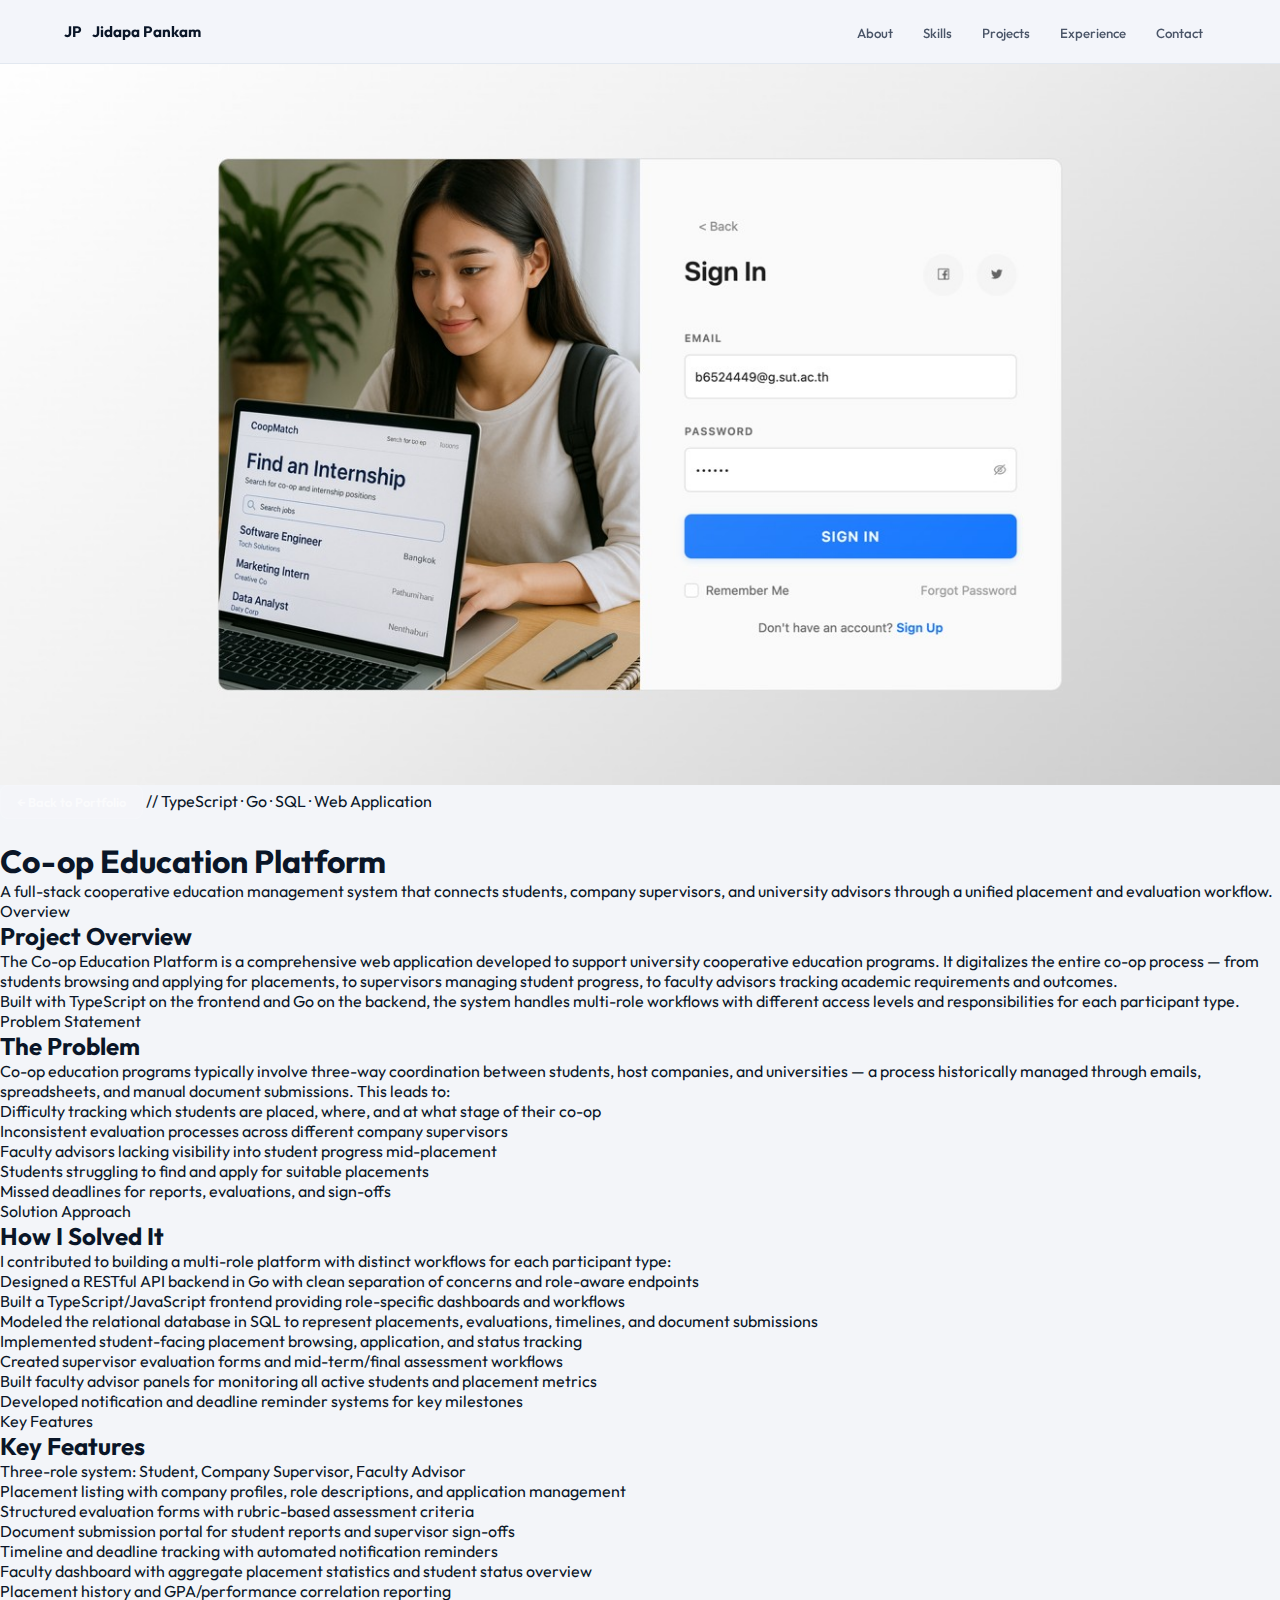
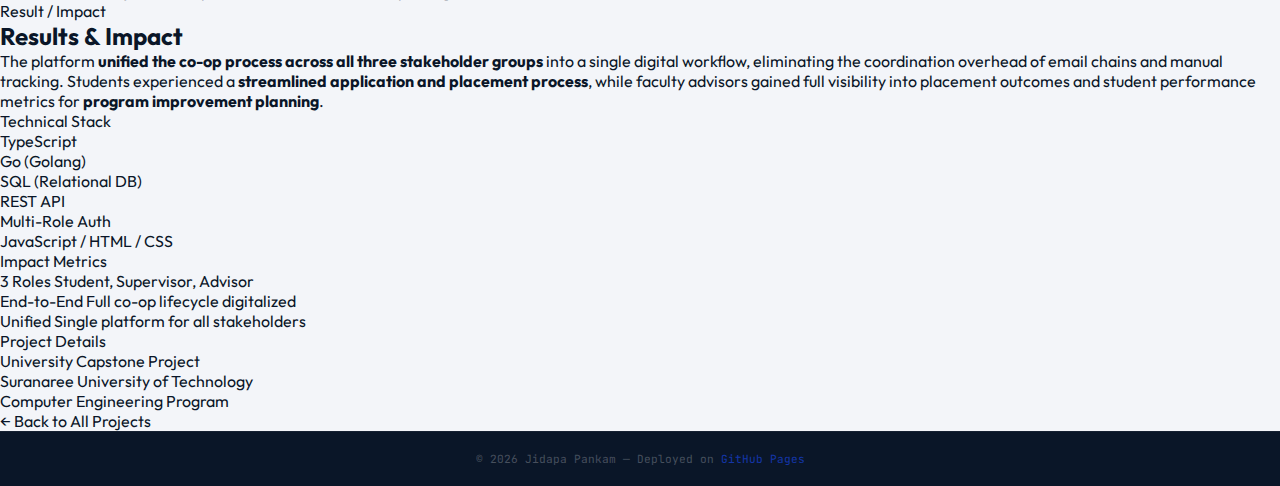
<file: project-coop-platform.html>
<!DOCTYPE html>
<html lang="en">
<head>
  <meta charset="UTF-8" />
  <meta name="viewport" content="width=device-width, initial-scale=1.0" />
  <title>Co-op Education Platform — Jidapa Pankam</title>
  <meta name="description" content="Cooperative education management platform connecting students, supervisors, and academic advisors." />
  <link rel="preconnect" href="https://fonts.googleapis.com" />
  <link rel="preconnect" href="https://fonts.gstatic.com" crossorigin />
  <link href="https://fonts.googleapis.com/css2?family=Outfit:wght@300;400;500;600;700;800&family=JetBrains+Mono:wght@300;400;500&display=swap" rel="stylesheet" />
  <link rel="stylesheet" href="style.css" />
</head>
<body>

  <!-- ═══════════════ HEADER ═══════════════ -->
  <header class="site-header">
    <a href="index.html" class="nav-logo">
      <div class="nav-logo-mark">JP</div>
      <span>Jidapa Pankam</span>
    </a>
    <nav>
      <ul class="nav-links">
        <li><a href="index.html#about">About</a></li>
        <li><a href="index.html#skills">Skills</a></li>
        <li><a href="index.html#projects">Projects</a></li>
        <li><a href="index.html#experience">Experience</a></li>
        <li><a href="index.html#contact">Contact</a></li>
      </ul>
    </nav>
  </header>

  <!-- ═══════════════ PROJECT HERO ═══════════════ -->
  <div class="project-hero">
    <div class="project-hero-bg">
      <img src="images/coop.jpg" alt="Co-op Platform"
           onerror="this.style.display='none';" />
      <div class="project-hero-placeholder"></div>
    </div>
    <div class="project-hero-content">
      <a href="index.html" class="back-btn">← Back to Portfolio</a>
      <span class="project-hero-tag">// TypeScript · Go · SQL · Web Application</span>
      <h1 class="project-hero-title">Co-op Education Platform</h1>
      <p class="project-hero-subtitle">
        A full-stack cooperative education management system that connects students,
        company supervisors, and university advisors through a unified placement and
        evaluation workflow.
      </p>
    </div>
  </div>

  <!-- ═══════════════ PROJECT CONTENT ═══════════════ -->
  <div class="project-content">
    <div class="project-layout">

      <!-- Main Content -->
      <main class="project-main">

        <div class="proj-section">
          <span class="proj-section-label">Overview</span>
          <h2 class="proj-section-title">Project Overview</h2>
          <p>
            The Co-op Education Platform is a comprehensive web application developed to support university cooperative education programs. It digitalizes the entire co-op process — from students browsing and applying for placements, to supervisors managing student progress, to faculty advisors tracking academic requirements and outcomes.
          </p>
          <p>
            Built with TypeScript on the frontend and Go on the backend, the system handles multi-role workflows with different access levels and responsibilities for each participant type.
          </p>
        </div>

        <div class="proj-section">
          <span class="proj-section-label">Problem Statement</span>
          <h2 class="proj-section-title">The Problem</h2>
          <p>
            Co-op education programs typically involve three-way coordination between students, host companies, and universities — a process historically managed through emails, spreadsheets, and manual document submissions. This leads to:
          </p>
          <ul class="proj-feature-list">
            <li>Difficulty tracking which students are placed, where, and at what stage of their co-op</li>
            <li>Inconsistent evaluation processes across different company supervisors</li>
            <li>Faculty advisors lacking visibility into student progress mid-placement</li>
            <li>Students struggling to find and apply for suitable placements</li>
            <li>Missed deadlines for reports, evaluations, and sign-offs</li>
          </ul>
        </div>

        <div class="proj-section">
          <span class="proj-section-label">Solution Approach</span>
          <h2 class="proj-section-title">How I Solved It</h2>
          <p>
            I contributed to building a multi-role platform with distinct workflows for each participant type:
          </p>
          <ul class="proj-feature-list">
            <li>Designed a RESTful API backend in Go with clean separation of concerns and role-aware endpoints</li>
            <li>Built a TypeScript/JavaScript frontend providing role-specific dashboards and workflows</li>
            <li>Modeled the relational database in SQL to represent placements, evaluations, timelines, and document submissions</li>
            <li>Implemented student-facing placement browsing, application, and status tracking</li>
            <li>Created supervisor evaluation forms and mid-term/final assessment workflows</li>
            <li>Built faculty advisor panels for monitoring all active students and placement metrics</li>
            <li>Developed notification and deadline reminder systems for key milestones</li>
          </ul>
        </div>

        <div class="proj-section">
          <span class="proj-section-label">Key Features</span>
          <h2 class="proj-section-title">Key Features</h2>
          <ul class="proj-feature-list">
            <li>Three-role system: Student, Company Supervisor, Faculty Advisor</li>
            <li>Placement listing with company profiles, role descriptions, and application management</li>
            <li>Structured evaluation forms with rubric-based assessment criteria</li>
            <li>Document submission portal for student reports and supervisor sign-offs</li>
            <li>Timeline and deadline tracking with automated notification reminders</li>
            <li>Faculty dashboard with aggregate placement statistics and student status overview</li>
            <li>Placement history and GPA/performance correlation reporting</li>
          </ul>
        </div>

        <div class="proj-section">
          <span class="proj-section-label">Result / Impact</span>
          <h2 class="proj-section-title">Results &amp; Impact</h2>
          <div class="result-highlight">
            <p>
              The platform <strong>unified the co-op process across all three stakeholder groups</strong> into a single digital workflow, eliminating the coordination overhead of email chains and manual tracking. Students experienced a <strong>streamlined application and placement process</strong>, while faculty advisors gained full visibility into placement outcomes and student performance metrics for <strong>program improvement planning</strong>.
            </p>
          </div>
        </div>

      </main>

      <!-- Sidebar -->
      <aside class="project-sidebar">

        <div class="sidebar-card">
          <div class="sidebar-card-title">Technical Stack</div>
          <ul class="tech-stack-list">
            <li>TypeScript</li>
            <li>Go (Golang)</li>
            <li>SQL (Relational DB)</li>
            <li>REST API</li>
            <li>Multi-Role Auth</li>
            <li>JavaScript / HTML / CSS</li>
          </ul>
        </div>

        <div class="sidebar-card">
          <div class="sidebar-card-title">Impact Metrics</div>
          <div class="impact-stat">
            <span class="impact-stat-value">3 Roles</span>
            <span class="impact-stat-label">Student, Supervisor, Advisor</span>
          </div>
          <div class="impact-stat">
            <span class="impact-stat-value">End-to-End</span>
            <span class="impact-stat-label">Full co-op lifecycle digitalized</span>
          </div>
          <div class="impact-stat">
            <span class="impact-stat-value">Unified</span>
            <span class="impact-stat-label">Single platform for all stakeholders</span>
          </div>
        </div>

        <div class="sidebar-card">
          <div class="sidebar-card-title">Project Details</div>
          <ul class="tech-stack-list">
            <li>University Capstone Project</li>
            <li>Suranaree University of Technology</li>
            <li>Computer Engineering Program</li>
          </ul>
        </div>

        <a href="index.html" class="sidebar-back-btn">← Back to All Projects</a>

      </aside>
    </div>
  </div>

  <!-- ═══════════════ FOOTER ═══════════════ -->
  <footer class="site-footer">
    <p class="footer-text">
      © 2026 Jidapa Pankam — Deployed on <span>GitHub Pages</span>
    </p>
  </footer>

</body>
</html>
</file>
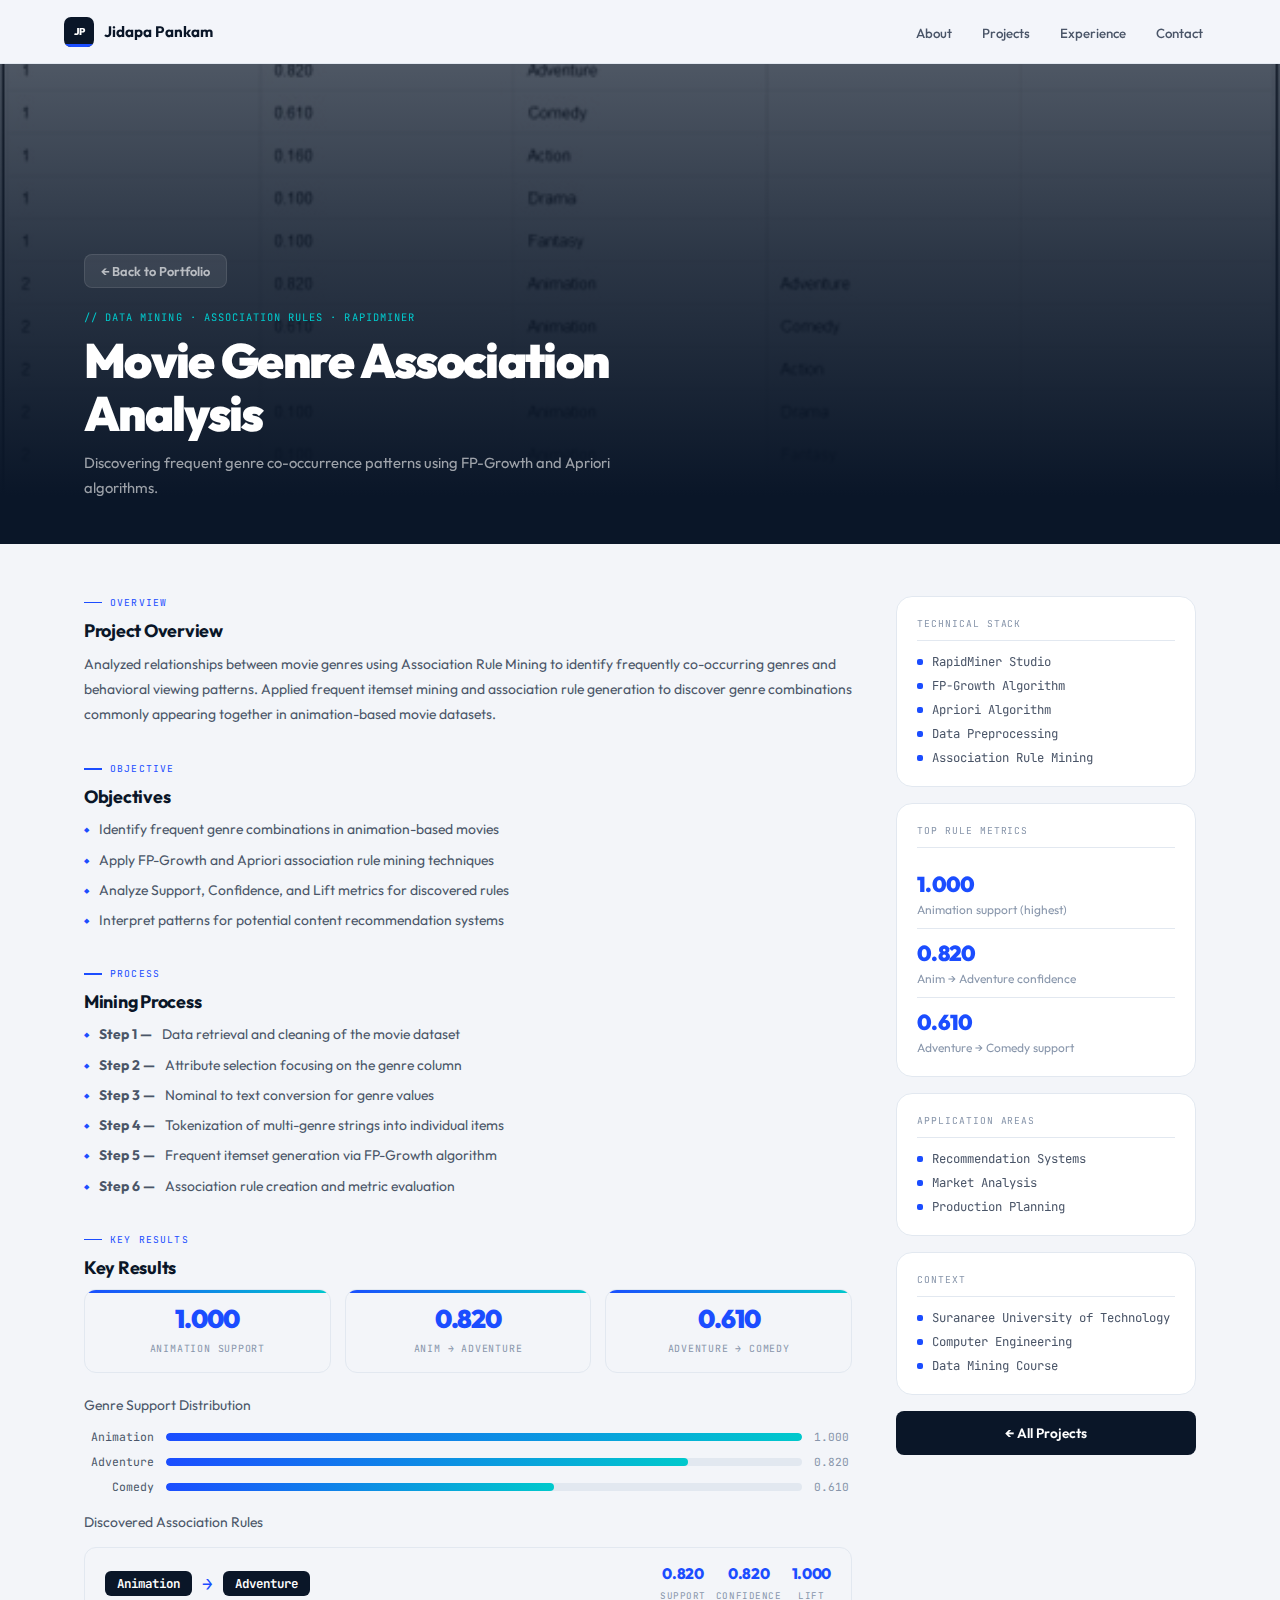
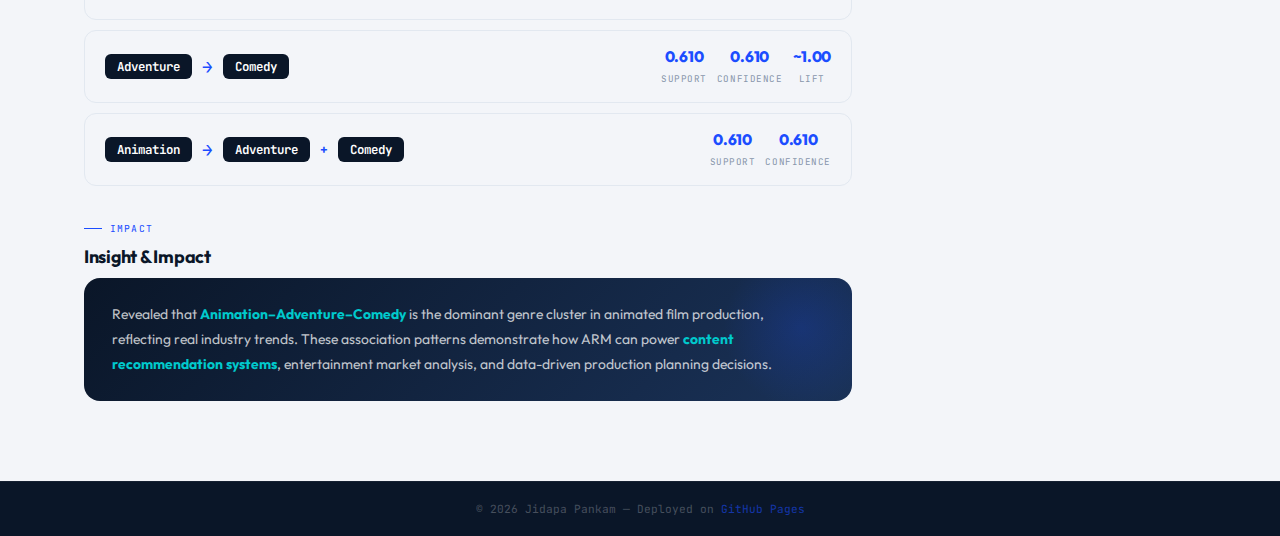
<file: project-data-mining.html>
<!DOCTYPE html>
<html lang="en">
<head>
  <meta charset="UTF-8" /><meta name="viewport" content="width=device-width, initial-scale=1.0" />
  <title>Movie Genre Association Analysis — Jidapa Pankam</title>
  <link rel="preconnect" href="https://fonts.googleapis.com" />
  <link rel="preconnect" href="https://fonts.gstatic.com" crossorigin />
  <link href="https://fonts.googleapis.com/css2?family=Outfit:wght@300;400;500;600;700;800;900&family=JetBrains+Mono:wght@400;500&display=swap" rel="stylesheet" />
  <link rel="stylesheet" href="style.css" />
</head>
<body>

<header class="site-header">
  <a href="index.html" class="nav-logo"><div class="nav-mark">JP</div>Jidapa Pankam</a>
  <nav><ul class="nav-links">
    <li><a href="index.html#about">About</a></li>
    <li><a href="index.html#projects">Projects</a></li>
    <li><a href="index.html#experience">Experience</a></li>
    <li><a href="index.html#contact">Contact</a></li>
  </ul></nav>
</header>

<!-- ═══ HERO IMAGE ═══ -->
<div class="proj-hero">
  <img class="proj-hero-img" src="images/datamining.jpg" alt="Movie Genre Association Analysis"
       onerror="this.style.display='none'; document.querySelector('.proj-hero-placeholder').style.display='block';" />
  <div class="proj-hero-placeholder" style="display:none;position:absolute;inset:0;"></div>
  <div class="proj-hero-content">
    <a href="index.html" class="back-btn">← Back to Portfolio</a>
    <span class="proj-eyebrow">// Data Mining · Association Rules · RapidMiner</span>
    <h1 class="proj-hero-title">Movie Genre Association Analysis</h1>
    <p class="proj-hero-sub">Discovering frequent genre co-occurrence patterns using FP-Growth and Apriori algorithms.</p>
  </div>
</div>

<!-- ═══ CONTENT ═══ -->
<div class="proj-content">
  <div class="proj-layout">
    <main class="proj-main">

      <!-- Overview -->
      <div class="info-block">
        <span class="info-label">Overview</span>
        <h2 class="info-heading">Project Overview</h2>
        <p class="info-text">Analyzed relationships between movie genres using Association Rule Mining to identify frequently co-occurring genres and behavioral viewing patterns. Applied frequent itemset mining and association rule generation to discover genre combinations commonly appearing together in animation-based movie datasets.</p>
      </div>

      <!-- Objective -->
      <div class="info-block">
        <span class="info-label">Objective</span>
        <h2 class="info-heading">Objectives</h2>
        <ul class="feat-list">
          <li>Identify frequent genre combinations in animation-based movies</li>
          <li>Apply FP-Growth and Apriori association rule mining techniques</li>
          <li>Analyze Support, Confidence, and Lift metrics for discovered rules</li>
          <li>Interpret patterns for potential content recommendation systems</li>
        </ul>
      </div>

      <!-- Process -->
      <div class="info-block">
        <span class="info-label">Process</span>
        <h2 class="info-heading">Mining Process</h2>
        <ul class="feat-list">
          <li><strong>Step 1 —</strong> Data retrieval and cleaning of the movie dataset</li>
          <li><strong>Step 2 —</strong> Attribute selection focusing on the genre column</li>
          <li><strong>Step 3 —</strong> Nominal to text conversion for genre values</li>
          <li><strong>Step 4 —</strong> Tokenization of multi-genre strings into individual items</li>
          <li><strong>Step 5 —</strong> Frequent itemset generation via FP-Growth algorithm</li>
          <li><strong>Step 6 —</strong> Association rule creation and metric evaluation</li>
        </ul>
      </div>

      <!-- Key Results — visual metrics -->
      <div class="info-block">
        <span class="info-label">Key Results</span>
        <h2 class="info-heading">Key Results</h2>

        <!-- Top-level metrics -->
        <div class="metrics-grid" style="margin-bottom:20px;">
          <div class="metric-card">
            <span class="metric-val">1.000</span>
            <span class="metric-label">Animation Support</span>
          </div>
          <div class="metric-card">
            <span class="metric-val">0.820</span>
            <span class="metric-label">Anim → Adventure</span>
          </div>
          <div class="metric-card">
            <span class="metric-val">0.610</span>
            <span class="metric-label">Adventure → Comedy</span>
          </div>
        </div>

        <!-- Genre support bars -->
        <p class="info-text" style="margin-bottom:12px;">Genre Support Distribution</p>
        <div class="bar-wrap">
          <div class="bar-row">
            <span class="bar-genre">Animation</span>
            <div class="bar-track"><div class="bar-fill" style="width:100%;"></div></div>
            <span class="bar-val">1.000</span>
          </div>
          <div class="bar-row">
            <span class="bar-genre">Adventure</span>
            <div class="bar-track"><div class="bar-fill" style="width:82%;"></div></div>
            <span class="bar-val">0.820</span>
          </div>
          <div class="bar-row">
            <span class="bar-genre">Comedy</span>
            <div class="bar-track"><div class="bar-fill" style="width:61%;"></div></div>
            <span class="bar-val">0.610</span>
          </div>
        </div>

        <!-- Association rules -->
        <p class="info-text" style="margin:16px 0 12px;">Discovered Association Rules</p>

        <div style="display:flex;flex-direction:column;gap:10px;">

          <div class="rule-card">
            <div class="rule-arrow-label">
              <span class="rule-genre">Animation</span>
              <span class="rule-sep">→</span>
              <span class="rule-genre">Adventure</span>
            </div>
            <div class="rule-metrics">
              <div class="rule-metric">
                <span class="rule-metric-val">0.820</span>
                <span class="rule-metric-label">Support</span>
              </div>
              <div class="rule-metric">
                <span class="rule-metric-val">0.820</span>
                <span class="rule-metric-label">Confidence</span>
              </div>
              <div class="rule-metric">
                <span class="rule-metric-val">1.000</span>
                <span class="rule-metric-label">Lift</span>
              </div>
            </div>
          </div>

          <div class="rule-card">
            <div class="rule-arrow-label">
              <span class="rule-genre">Adventure</span>
              <span class="rule-sep">→</span>
              <span class="rule-genre">Comedy</span>
            </div>
            <div class="rule-metrics">
              <div class="rule-metric">
                <span class="rule-metric-val">0.610</span>
                <span class="rule-metric-label">Support</span>
              </div>
              <div class="rule-metric">
                <span class="rule-metric-val">0.610</span>
                <span class="rule-metric-label">Confidence</span>
              </div>
              <div class="rule-metric">
                <span class="rule-metric-val">~1.00</span>
                <span class="rule-metric-label">Lift</span>
              </div>
            </div>
          </div>

          <div class="rule-card">
            <div class="rule-arrow-label">
              <span class="rule-genre">Animation</span>
              <span class="rule-sep">→</span>
              <span class="rule-genre">Adventure</span>
              <span class="rule-sep" style="font-size:.8rem;">+</span>
              <span class="rule-genre">Comedy</span>
            </div>
            <div class="rule-metrics">
              <div class="rule-metric">
                <span class="rule-metric-val">0.610</span>
                <span class="rule-metric-label">Support</span>
              </div>
              <div class="rule-metric">
                <span class="rule-metric-val">0.610</span>
                <span class="rule-metric-label">Confidence</span>
              </div>
            </div>
          </div>

        </div>
      </div>

      <!-- Impact -->
      <div class="info-block">
        <span class="info-label">Impact</span>
        <h2 class="info-heading">Insight &amp; Impact</h2>
        <div class="result-box">
          <p>Revealed that <strong>Animation–Adventure–Comedy</strong> is the dominant genre cluster in animated film production, reflecting real industry trends. These association patterns demonstrate how ARM can power <strong>content recommendation systems</strong>, entertainment market analysis, and data-driven production planning decisions.</p>
        </div>
      </div>

    </main>

    <!-- ═══ SIDEBAR ═══ -->
    <aside class="proj-sidebar">

      <div class="side-card">
        <div class="side-card-title">Technical Stack</div>
        <ul class="stack-list">
          <li>RapidMiner Studio</li>
          <li>FP-Growth Algorithm</li>
          <li>Apriori Algorithm</li>
          <li>Data Preprocessing</li>
          <li>Association Rule Mining</li>
        </ul>
      </div>

      <div class="side-card">
        <div class="side-card-title">Top Rule Metrics</div>
        <div class="stat-item">
          <span class="stat-val">1.000</span>
          <span class="stat-lbl">Animation support (highest)</span>
        </div>
        <div class="stat-item">
          <span class="stat-val">0.820</span>
          <span class="stat-lbl">Anim → Adventure confidence</span>
        </div>
        <div class="stat-item">
          <span class="stat-val">0.610</span>
          <span class="stat-lbl">Adventure → Comedy support</span>
        </div>
      </div>

      <div class="side-card">
        <div class="side-card-title">Application Areas</div>
        <ul class="stack-list">
          <li>Recommendation Systems</li>
          <li>Market Analysis</li>
          <li>Production Planning</li>
        </ul>
      </div>

      <div class="side-card">
        <div class="side-card-title">Context</div>
        <ul class="stack-list">
          <li>Suranaree University of Technology</li>
          <li>Computer Engineering</li>
          <li>Data Mining Course</li>
        </ul>
      </div>

      <a href="index.html" class="sidebar-back">← All Projects</a>

    </aside>
  </div>
</div>

<footer class="site-footer">
  <p class="footer-text">© 2026 Jidapa Pankam — Deployed on <span>GitHub Pages</span></p>
</footer>
</body>
</html>
</file>
<file: style.css>
@import url('https://fonts.googleapis.com/css2?family=Outfit:wght@300;400;500;600;700;800;900&family=JetBrains+Mono:wght@400;500&display=swap');

:root {
  --navy: #0a1628;
  --navy-mid: #0f1e38;
  --accent: #1b4dff;
  --accent-glow: rgba(27,77,255,0.15);
  --teal: #00c9cc;
  --bg: #f3f5f9;
  --card-bg: #ffffff;
  --text: #0a1628;
  --text-2: #4a5568;
  --text-3: #8896ab;
  --border: #e2e8f0;
  --shadow-card: 0 4px 24px rgba(10,22,40,0.08);
  --shadow-hover: 0 20px 60px rgba(10,22,40,0.18);
  --shadow-accent: 0 8px 32px rgba(27,77,255,0.25);
  --r: 16px;
  --r-sm: 8px;
  --t: 0.3s cubic-bezier(0.4,0,0.2,1);
  --f: 'Outfit', sans-serif;
  --fm: 'JetBrains Mono', monospace;
}

*,*::before,*::after { box-sizing: border-box; margin: 0; padding: 0; }
html { scroll-behavior: smooth; }
body { font-family: var(--f); background: var(--bg); color: var(--text); -webkit-font-smoothing: antialiased; overflow-x: hidden; }
a { text-decoration: none; color: inherit; }
img { display: block; max-width: 100%; }

::-webkit-scrollbar { width: 5px; }
::-webkit-scrollbar-track { background: var(--bg); }
::-webkit-scrollbar-thumb { background: #c5cfe0; border-radius: 3px; }

/* ═══════════════ HEADER ═══════════════ */
.site-header {
  position: sticky; top: 0; z-index: 100;
  height: 64px;
  background: rgba(243,245,249,0.88);
  backdrop-filter: blur(20px);
  border-bottom: 1px solid var(--border);
  padding: 0 clamp(20px,5vw,64px);
  display: flex; align-items: center; justify-content: space-between;
}
.nav-logo { display: flex; align-items: center; gap: 10px; font-weight: 700; font-size: .95rem; color: var(--navy); }
.nav-mark {
  width: 30px; height: 30px; background: var(--navy); border-radius: 7px;
  display: flex; align-items: center; justify-content: center;
  font-size: .62rem; font-weight: 800; color: #fff; position: relative; overflow: hidden;
}
.nav-mark::after { content: ''; position: absolute; bottom: 0; left: 0; right: 0; height: 3px; background: var(--accent); }
.nav-links { display: flex; gap: 4px; list-style: none; }
.nav-links a { font-size: .83rem; font-weight: 500; color: var(--text-2); padding: 6px 13px; border-radius: var(--r-sm); transition: all var(--t); }
.nav-links a:hover { color: var(--accent); background: var(--accent-glow); }

/* ═══════════════ HERO — split visual ═══════════════ */
.hero {
  min-height: calc(100vh - 64px);
  display: grid;
  grid-template-columns: 1fr 1fr;
  overflow: hidden;
}
.hero-left {
  padding: clamp(40px,7vh,100px) clamp(24px,6vw,80px);
  display: flex; flex-direction: column; justify-content: center;
}
.hero-right {
  position: relative;
  background: var(--navy-mid);
  overflow: hidden;
  min-height: 400px;
}
.hero-right-inner {
  width: 100%; height: 100%;
  background: linear-gradient(135deg,var(--navy) 0%,#1a3258 50%,rgba(27,77,255,.15) 100%);
  display: flex; align-items: center; justify-content: center;
  position: relative;
}
.hero-right-inner::before {
  content: ''; position: absolute; inset: 0;
  background-image: linear-gradient(rgba(27,77,255,.07) 1px,transparent 1px),
                    linear-gradient(90deg,rgba(27,77,255,.07) 1px,transparent 1px);
  background-size: 52px 52px;
}
.hero-visual-block {
  position: relative; z-index: 1;
  display: flex; flex-direction: column; align-items: center; gap: 20px;
  padding: 48px;
}
.hero-avatar {
  width: 160px; height: 160px;
  border-radius: 20px;
  background: linear-gradient(135deg,var(--accent) 0%,#0a1628 100%);
  display: flex; align-items: center; justify-content: center;
  font-size: 3.5rem; font-weight: 900; color: rgba(255,255,255,.9);
  letter-spacing: -.05em;
  box-shadow: 0 0 60px rgba(27,77,255,.35);
  border: 2px solid rgba(255,255,255,.1);
}
.hero-stats {
  display: grid; grid-template-columns: 1fr 1fr; gap: 10px;
  width: 100%; max-width: 260px;
}
.hero-stat {
  background: rgba(255,255,255,.05);
  border: 1px solid rgba(255,255,255,.08);
  border-radius: 12px; padding: 14px 14px; text-align: center;
}
.hero-stat-val { font-size: 1.35rem; font-weight: 800; color: #fff; letter-spacing: -.03em; display: block; }
.hero-stat-label { font-family: var(--fm); font-size: .58rem; color: rgba(255,255,255,.4); letter-spacing: .08em; text-transform: uppercase; margin-top: 2px; display: block; }

.hero-badge {
  display: inline-flex; align-items: center; gap: 8px;
  font-family: var(--fm); font-size: .68rem; color: var(--accent);
  background: var(--accent-glow); border: 1px solid rgba(27,77,255,.2);
  padding: 5px 13px; border-radius: 100px; margin-bottom: 22px;
  letter-spacing: .06em; text-transform: uppercase;
}
.hero-badge-dot { width: 6px; height: 6px; background: var(--accent); border-radius: 50%; animation: blink 2s ease-in-out infinite; }
@keyframes blink { 0%,100%{opacity:1;transform:scale(1);} 50%{opacity:.4;transform:scale(.7);} }

.hero-name { font-size: clamp(2.8rem,4.5vw,4.2rem); font-weight: 900; line-height: 1.05; letter-spacing: -.04em; color: var(--navy); margin-bottom: 10px; }
.hero-name span { color: var(--accent); }
.hero-role { font-family: var(--fm); font-size: .82rem; color: var(--text-3); margin-bottom: 20px; }
.hero-bio { font-size: .98rem; color: var(--text-2); line-height: 1.72; max-width: 460px; margin-bottom: 32px; }
.hero-cta { display: flex; gap: 10px; }

.btn-dark {
  display: inline-flex; align-items: center; gap: 8px;
  background: var(--navy); color: #fff;
  font-family: var(--f); font-size: .85rem; font-weight: 600;
  padding: 12px 22px; border-radius: var(--r-sm); transition: all var(--t);
}
.btn-dark:hover { background: var(--accent); transform: translateY(-2px); box-shadow: var(--shadow-accent); }
.btn-outline {
  display: inline-flex; align-items: center; gap: 8px;
  background: transparent; color: var(--text);
  font-family: var(--f); font-size: .85rem; font-weight: 600;
  padding: 12px 22px; border-radius: var(--r-sm); border: 1.5px solid var(--border); transition: all var(--t);
}
.btn-outline:hover { border-color: var(--accent); color: var(--accent); background: var(--accent-glow); transform: translateY(-2px); }

/* ═══════════════ SKILLS BAR ═══════════════ */
.skills-bar {
  background: var(--navy);
  padding: 18px clamp(20px,5vw,64px);
  display: flex; flex-wrap: wrap; gap: 9px; align-items: center;
}
.skill-pill {
  font-family: var(--fm); font-size: .67rem; font-weight: 500;
  color: rgba(255,255,255,.5);
  background: rgba(255,255,255,.055);
  border: 1px solid rgba(255,255,255,.08);
  padding: 5px 13px; border-radius: 100px; transition: all var(--t); white-space: nowrap;
}
.skill-pill:hover { color: var(--teal); border-color: rgba(0,201,204,.3); background: rgba(0,201,204,.07); }

/* ═══════════════ SECTION ═══════════════ */
.section { padding: 80px clamp(20px,5vw,64px); max-width: 1240px; margin: 0 auto; }
.section-head { margin-bottom: 44px; }
.section-eyebrow { font-family: var(--fm); font-size: .65rem; font-weight: 500; color: var(--accent); letter-spacing: .12em; text-transform: uppercase; display: block; margin-bottom: 8px; }
.section-title { font-size: clamp(1.6rem,2.8vw,2.2rem); font-weight: 800; letter-spacing: -.025em; color: var(--navy); }

/* ═══════════════ PROJECTS GRID ═══════════════ */
.projects-grid {
  display: grid;
  grid-template-columns: repeat(3, 1fr);
  gap: 20px;
}
.projects-grid .project-card:first-child { grid-column: span 2; }

a.project-card {
  display: flex; flex-direction: column;
  background: var(--card-bg);
  border: 1.5px solid var(--border);
  border-radius: var(--r);
  overflow: hidden;
  transition: transform var(--t), box-shadow var(--t), border-color var(--t);
  color: inherit;
}
a.project-card:hover {
  transform: translateY(-6px) scale(1.013);
  box-shadow: var(--shadow-hover);
  border-color: rgba(27,77,255,.2);
}

/* IMAGE — takes the lion's share */
.card-img {
  position: relative;
  width: 100%;
  aspect-ratio: 16/9;
  overflow: hidden;
  background: var(--navy-mid);
  flex-shrink: 0;
}
.projects-grid .project-card:first-child .card-img { aspect-ratio: 21/10; }

.card-img img { width: 100%; height: 100%; object-fit: cover; transition: transform .55s ease; }
a.project-card:hover .card-img img { transform: scale(1.07); }

/* placeholder */
.card-placeholder {
  width: 100%; height: 100%;
  display: flex; flex-direction: column; align-items: center; justify-content: center; gap: 12px;
  background: linear-gradient(135deg,var(--navy) 0%,#1a3258 55%,rgba(27,77,255,.1) 100%);
  position: relative; overflow: hidden;
}
.card-placeholder::before {
  content: ''; position: absolute; inset: 0;
  background-image: linear-gradient(rgba(27,77,255,.06) 1px,transparent 1px),
                    linear-gradient(90deg,rgba(27,77,255,.06) 1px,transparent 1px);
  background-size: 36px 36px;
}
.cp-icon { font-size: 3rem; position: relative; z-index: 1; }
.cp-tag {
  font-family: var(--fm); font-size: .62rem;
  color: rgba(0,201,204,.7); letter-spacing: .1em; text-transform: uppercase;
  background: rgba(0,201,204,.08); border: 1px solid rgba(0,201,204,.15);
  padding: 4px 10px; border-radius: 100px; position: relative; z-index: 1;
}

.card-img::after {
  content: ''; position: absolute; inset: 0;
  background: linear-gradient(to top,rgba(10,22,40,.65) 0%,transparent 55%);
  opacity: 0; transition: opacity var(--t);
}
a.project-card:hover .card-img::after { opacity: 1; }

.card-label {
  position: absolute; top: 12px; left: 12px; z-index: 2;
  font-family: var(--fm); font-size: .6rem; font-weight: 500;
  color: var(--teal);
  background: rgba(10,22,40,.72); backdrop-filter: blur(8px);
  padding: 4px 10px; border-radius: 100px; letter-spacing: .08em; text-transform: uppercase;
  border: 1px solid rgba(0,201,204,.18);
}
.card-arrow {
  position: absolute; bottom: 12px; right: 12px; z-index: 2;
  width: 32px; height: 32px; border-radius: 8px;
  background: rgba(255,255,255,.12); backdrop-filter: blur(8px);
  display: flex; align-items: center; justify-content: center;
  font-size: 1rem; color: #fff;
  opacity: 0; transform: translate(4px,4px); transition: all var(--t);
}
a.project-card:hover .card-arrow { opacity: 1; transform: translate(0,0); }

/* TEXT — compact */
.card-body { padding: 16px 18px 18px; display: flex; flex-direction: column; gap: 6px; }
.card-title { font-size: .98rem; font-weight: 700; letter-spacing: -.015em; color: var(--navy); line-height: 1.25; }
.project-card:first-child .card-title { font-size: 1.1rem; }
.card-desc { font-size: .81rem; color: var(--text-2); line-height: 1.58; }
.card-chips { display: flex; flex-wrap: wrap; gap: 5px; margin-top: 4px; }
.card-chip { font-family: var(--fm); font-size: .6rem; color: var(--text-3); background: var(--bg); padding: 3px 8px; border-radius: 4px; }

/* ═══════════════ EXPERIENCE ═══════════════ */
.exp-grid { display: grid; grid-template-columns: 1fr 1fr; gap: 20px; }
.exp-card {
  background: var(--card-bg); border: 1.5px solid var(--border);
  border-radius: var(--r); padding: 26px 26px 26px 30px;
  position: relative; overflow: hidden;
  transition: box-shadow var(--t);
}
.exp-card:hover { box-shadow: var(--shadow-card); }
.exp-card::before { content: ''; position: absolute; top: 0; left: 0; width: 3px; height: 100%; background: linear-gradient(to bottom,var(--accent),var(--teal)); }
.exp-eyebrow { font-family: var(--fm); font-size: .6rem; color: var(--accent); letter-spacing: .1em; text-transform: uppercase; margin-bottom: 8px; }
.exp-role { font-size: 1rem; font-weight: 700; color: var(--navy); margin-bottom: 3px; letter-spacing: -.015em; }
.exp-company { font-size: .875rem; font-weight: 500; color: var(--accent); margin-bottom: 3px; }
.exp-period { font-family: var(--fm); font-size: .68rem; color: var(--text-3); margin-bottom: 14px; }
.exp-list { list-style: none; display: flex; flex-direction: column; gap: 5px; }
.exp-list li { font-size: .82rem; color: var(--text-2); display: flex; align-items: flex-start; gap: 8px; line-height: 1.5; }
.exp-list li::before { content: '›'; color: var(--teal); font-weight: 700; flex-shrink: 0; font-size: 1rem; line-height: 1.35; }
.edu-gpa {
  display: inline-flex; align-items: center; gap: 6px;
  font-family: var(--fm); font-size: .7rem; color: var(--teal);
  background: rgba(0,201,204,.08); border: 1px solid rgba(0,201,204,.18);
  padding: 4px 10px; border-radius: 100px; margin-top: 10px;
}

/* ═══════════════ CONTACT ═══════════════ */
.contact-section { background: var(--navy); padding: 80px clamp(20px,5vw,64px); text-align: center; }
.contact-section .section-eyebrow { color: var(--teal); }
.contact-section .section-title { color: #fff; margin-bottom: 12px; }
.contact-sub { font-size: .9rem; color: rgba(255,255,255,.5); margin-bottom: 32px; }
.contact-links { display: flex; justify-content: center; gap: 12px; flex-wrap: wrap; }
.contact-link {
  display: inline-flex; align-items: center; gap: 8px;
  color: rgba(255,255,255,.85); font-size: .85rem; font-weight: 500;
  background: rgba(255,255,255,.07); border: 1px solid rgba(255,255,255,.1);
  padding: 11px 22px; border-radius: var(--r-sm); transition: all var(--t);
}
.contact-link:hover { background: var(--accent); border-color: var(--accent); transform: translateY(-2px); box-shadow: var(--shadow-accent); }
.site-footer { background: var(--navy); border-top: 1px solid rgba(255,255,255,.05); padding: 20px clamp(20px,5vw,64px); text-align: center; }
.footer-text { font-family: var(--fm); font-size: .7rem; color: rgba(255,255,255,.25); }
.footer-text span { color: rgba(27,77,255,.6); }

/* ═══════════════ PROJECT DETAIL ═══════════════ */
.proj-hero {
  position: relative; height: 480px; overflow: hidden; background: var(--navy);
}
.proj-hero-img { width: 100%; height: 100%; object-fit: cover; opacity: .28; filter: saturate(.4); }
.proj-hero-placeholder {
  width: 100%; height: 100%;
  background: linear-gradient(135deg,var(--navy) 0%,#1a3258 60%,rgba(27,77,255,.1) 100%);
}
.proj-hero-placeholder::before {
  content: ''; position: absolute; inset: 0;
  background-image: linear-gradient(rgba(27,77,255,.06) 1px,transparent 1px),
                    linear-gradient(90deg,rgba(27,77,255,.06) 1px,transparent 1px);
  background-size: 48px 48px;
}
.proj-hero::after {
  content: ''; position: absolute; inset: 0;
  background: linear-gradient(to top,var(--navy) 10%,rgba(10,22,40,.5) 60%,transparent 100%);
}
.proj-hero-content {
  position: absolute; bottom: 0; left: 0; right: 0; z-index: 2;
  padding: 0 clamp(20px,5vw,64px) 44px;
  max-width: 1240px; margin: 0 auto;
}
.back-btn {
  display: inline-flex; align-items: center; gap: 7px;
  font-size: .8rem; font-weight: 600; color: rgba(255,255,255,.65);
  background: rgba(255,255,255,.08); border: 1px solid rgba(255,255,255,.1);
  padding: 8px 16px; border-radius: var(--r-sm); transition: all var(--t); margin-bottom: 22px; cursor: pointer;
}
.back-btn:hover { background: rgba(255,255,255,.16); color: #fff; transform: translateX(-3px); }
.proj-eyebrow { font-family: var(--fm); font-size: .65rem; color: var(--teal); letter-spacing: .1em; text-transform: uppercase; display: block; margin-bottom: 10px; }
.proj-hero-title { font-size: clamp(2rem,4vw,3rem); font-weight: 900; letter-spacing: -.035em; color: #fff; line-height: 1.1; max-width: 640px; }
.proj-hero-sub { font-size: .92rem; color: rgba(255,255,255,.6); max-width: 540px; line-height: 1.65; margin-top: 12px; }

.proj-content { max-width: 1240px; margin: 0 auto; padding: 52px clamp(20px,5vw,64px) 80px; }
.proj-layout { display: grid; grid-template-columns: 1fr 300px; gap: 44px; align-items: start; }
.proj-main { display: flex; flex-direction: column; gap: 36px; }

.info-block {}
.info-label {
  font-family: var(--fm); font-size: .6rem; color: var(--accent); letter-spacing: .12em; text-transform: uppercase;
  display: flex; align-items: center; gap: 8px; margin-bottom: 10px;
}
.info-label::before { content: ''; display: block; width: 18px; height: 1.5px; background: var(--accent); }
.info-heading { font-size: 1.12rem; font-weight: 700; letter-spacing: -.015em; color: var(--navy); margin-bottom: 10px; }
.info-text { font-size: .87rem; color: var(--text-2); line-height: 1.78; }
.info-text + .info-text { margin-top: 8px; }

.feat-list { list-style: none; display: flex; flex-direction: column; gap: 8px; }
.feat-list li { display: flex; align-items: flex-start; gap: 10px; font-size: .87rem; color: var(--text-2); line-height: 1.6; }
.feat-list li::before { content: '◆'; color: var(--accent); font-size: .45rem; flex-shrink: 0; margin-top: 6px; }

.result-box {
  background: linear-gradient(135deg,var(--navy) 0%,#1a3258 100%);
  border-radius: var(--r); padding: 24px 28px; position: relative; overflow: hidden;
}
.result-box::before { content: ''; position: absolute; top: -30px; right: -30px; width: 160px; height: 160px; background: radial-gradient(circle,rgba(27,77,255,.2) 0%,transparent 70%); }
.result-box p { font-size: .87rem; color: rgba(255,255,255,.75); line-height: 1.8; position: relative; }
.result-box strong { color: var(--teal); }

.proj-sidebar { display: flex; flex-direction: column; gap: 16px; position: sticky; top: 84px; }
.side-card { background: var(--card-bg); border: 1.5px solid var(--border); border-radius: var(--r); padding: 20px; }
.side-card-title { font-family: var(--fm); font-size: .6rem; color: var(--text-3); letter-spacing: .1em; text-transform: uppercase; margin-bottom: 12px; padding-bottom: 10px; border-bottom: 1px solid var(--border); }
.stack-list { list-style: none; display: flex; flex-direction: column; gap: 7px; }
.stack-list li { display: flex; align-items: center; gap: 9px; font-family: var(--fm); font-size: .77rem; color: var(--text-2); }
.stack-list li::before { content: ''; width: 6px; height: 6px; border-radius: 2px; background: var(--accent); flex-shrink: 0; }
.stat-item { padding: 10px 0; border-bottom: 1px solid var(--border); }
.stat-item:last-child { border-bottom: none; padding-bottom: 0; }
.stat-item:first-child { padding-top: 0; }
.stat-val { font-size: 1.35rem; font-weight: 900; letter-spacing: -.03em; color: var(--accent); display: block; }
.stat-lbl { font-size: .75rem; color: var(--text-3); }
.sidebar-back {
  display: flex; align-items: center; justify-content: center; gap: 8px;
  background: var(--navy); color: #fff;
  font-family: var(--f); font-size: .85rem; font-weight: 600;
  padding: 13px; border-radius: var(--r-sm); transition: all var(--t);
}
.sidebar-back:hover { background: var(--accent); transform: translateY(-2px); box-shadow: var(--shadow-accent); }

/* ═══════════════ METRICS / RULE CARDS ═══════════════ */
.metrics-grid {
  display: grid;
  grid-template-columns: repeat(3, 1fr);
  gap: 14px;
  margin-top: 4px;
}
.metric-card {
  background: var(--bg);
  border: 1.5px solid var(--border);
  border-radius: 12px;
  padding: 16px 18px;
  text-align: center;
  position: relative;
  overflow: hidden;
}
.metric-card::before {
  content: '';
  position: absolute; top: 0; left: 0; right: 0; height: 3px;
  background: linear-gradient(90deg, var(--accent), var(--teal));
}
.metric-val {
  font-size: 1.6rem; font-weight: 900; letter-spacing: -.04em;
  color: var(--accent); display: block; line-height: 1;
  margin-bottom: 4px;
}
.metric-label {
  font-family: var(--fm); font-size: .62rem; color: var(--text-3);
  letter-spacing: .08em; text-transform: uppercase;
}

.rule-card {
  background: var(--bg);
  border: 1.5px solid var(--border);
  border-radius: 12px;
  padding: 16px 20px;
  display: flex;
  align-items: center;
  gap: 16px;
  flex-wrap: wrap;
}
.rule-arrow-label {
  font-family: var(--fm); font-size: .75rem; color: var(--text-2);
  display: flex; align-items: center; gap: 10px; flex: 1;
  min-width: 180px;
}
.rule-genre {
  background: var(--navy); color: #fff;
  padding: 4px 12px; border-radius: 6px;
  font-weight: 600; font-size: .78rem;
}
.rule-sep {
  color: var(--accent); font-size: 1.1rem; font-weight: 700;
}
.rule-metrics {
  display: flex; gap: 10px; flex-wrap: wrap;
}
.rule-metric {
  text-align: center;
}
.rule-metric-val {
  font-size: .95rem; font-weight: 800; color: var(--accent); display: block; letter-spacing: -.02em;
}
.rule-metric-label {
  font-family: var(--fm); font-size: .58rem; color: var(--text-3); letter-spacing: .06em; text-transform: uppercase;
}

.bar-wrap { margin-top: 6px; }
.bar-row {
  display: flex; align-items: center; gap: 12px; margin-bottom: 10px;
}
.bar-genre {
  font-family: var(--fm); font-size: .72rem; color: var(--text-2);
  min-width: 70px; text-align: right;
}
.bar-track {
  flex: 1; height: 8px; background: var(--border); border-radius: 100px; overflow: hidden;
}
.bar-fill {
  height: 100%; border-radius: 100px;
  background: linear-gradient(90deg, var(--accent), var(--teal));
}
.bar-val {
  font-family: var(--fm); font-size: .7rem; color: var(--text-3); min-width: 38px;
}

/* ═══════════════ RESPONSIVE ═══════════════ */
@media(max-width:1024px){
  .projects-grid { grid-template-columns: repeat(2,1fr); }
  .projects-grid .project-card:first-child { grid-column: span 2; }
  .proj-layout { grid-template-columns: 1fr; }
  .proj-sidebar { position: static; }
}
@media(max-width:768px){
  .hero { grid-template-columns: 1fr; min-height: auto; }
  .hero-right { min-height: 320px; }
  .nav-links { display: none; }
  .exp-grid { grid-template-columns: 1fr; }
  .projects-grid { grid-template-columns: 1fr; }
  .projects-grid .project-card:first-child { grid-column: span 1; }
  .proj-hero { height: 360px; }
}
@media(max-width:480px){
  .hero-left { padding: 40px 20px; }
  .hero-cta { flex-direction: column; }
  .btn-dark, .btn-outline { justify-content: center; }
}

/* ═══════════════ ANIMATIONS ═══════════════ */
@keyframes up { from{opacity:0;transform:translateY(20px);} to{opacity:1;transform:translateY(0);} }
.hero-badge { animation: up .5s ease both .05s; }
.hero-name { animation: up .5s ease both .1s; }
.hero-role { animation: up .5s ease both .15s; }
.hero-bio { animation: up .5s ease both .2s; }
.hero-cta { animation: up .5s ease both .25s; }
.hero-right { animation: up .6s ease both .1s; }
</file>
